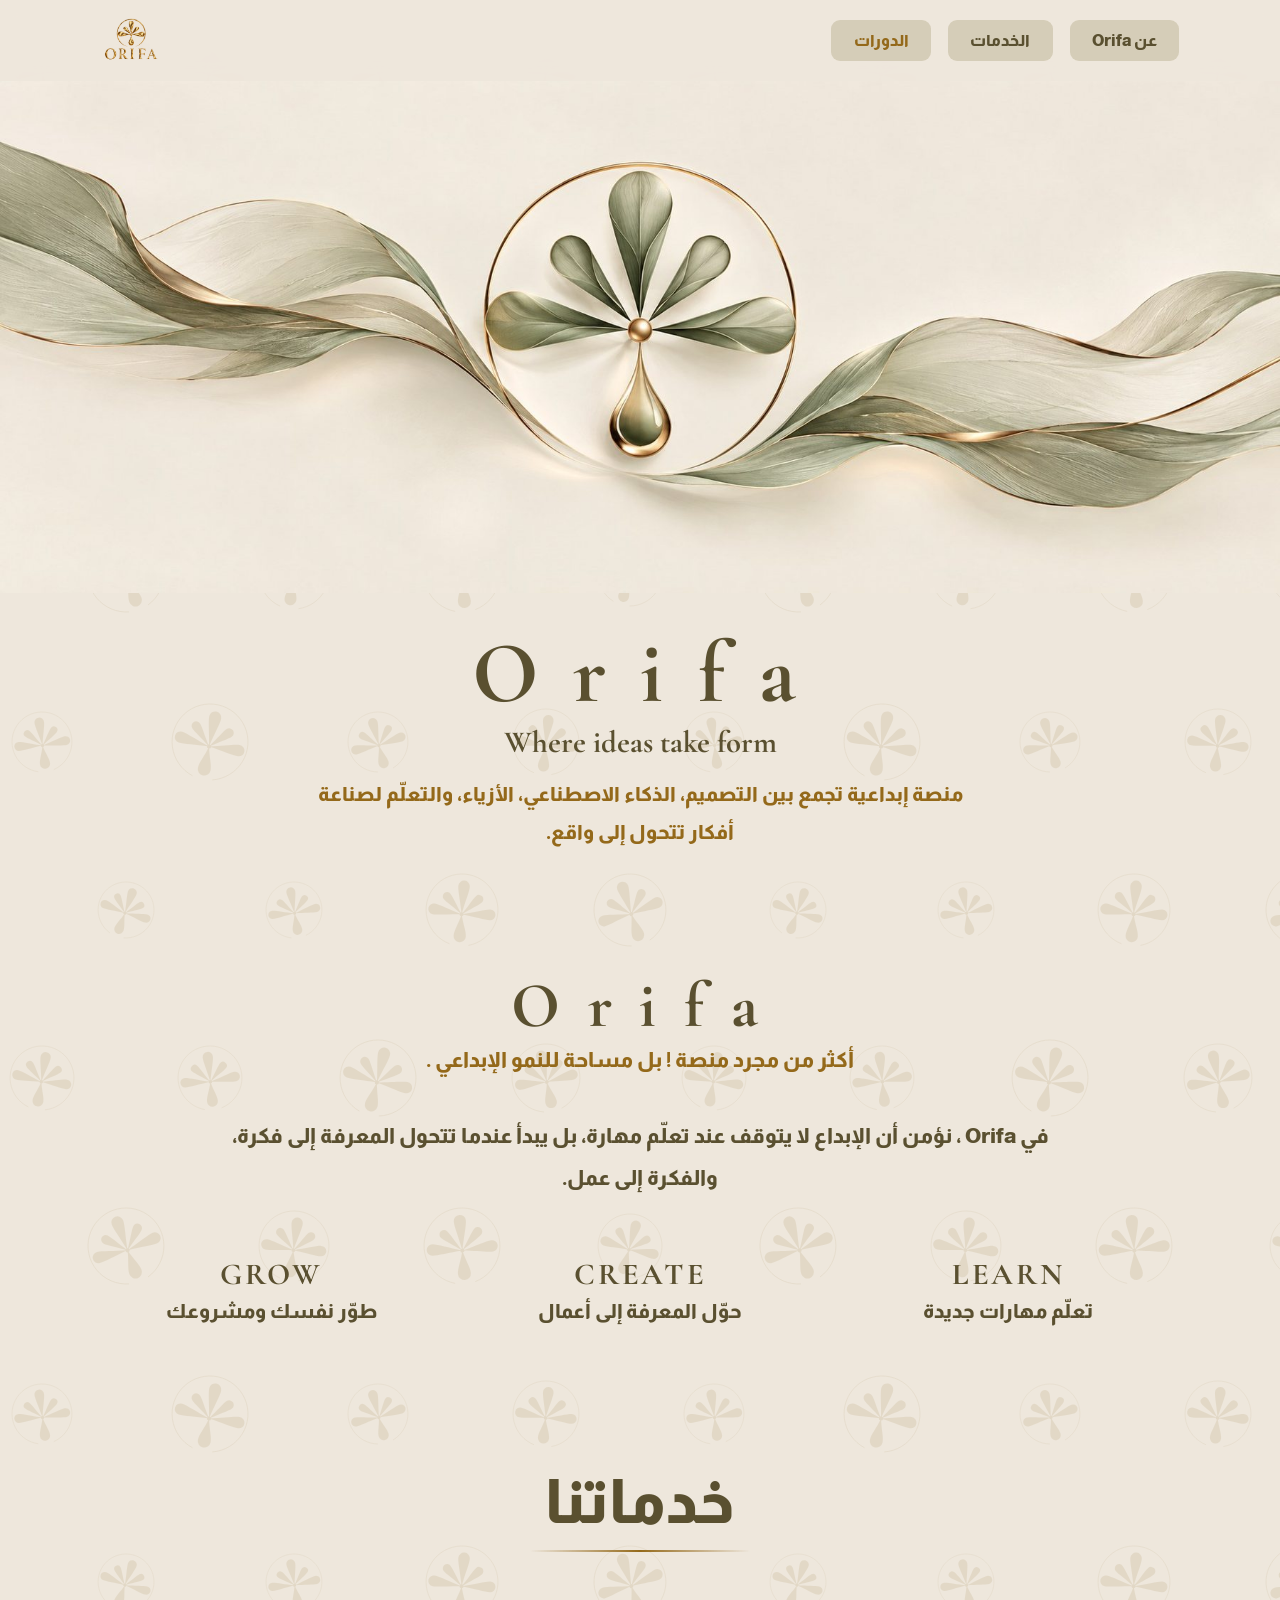
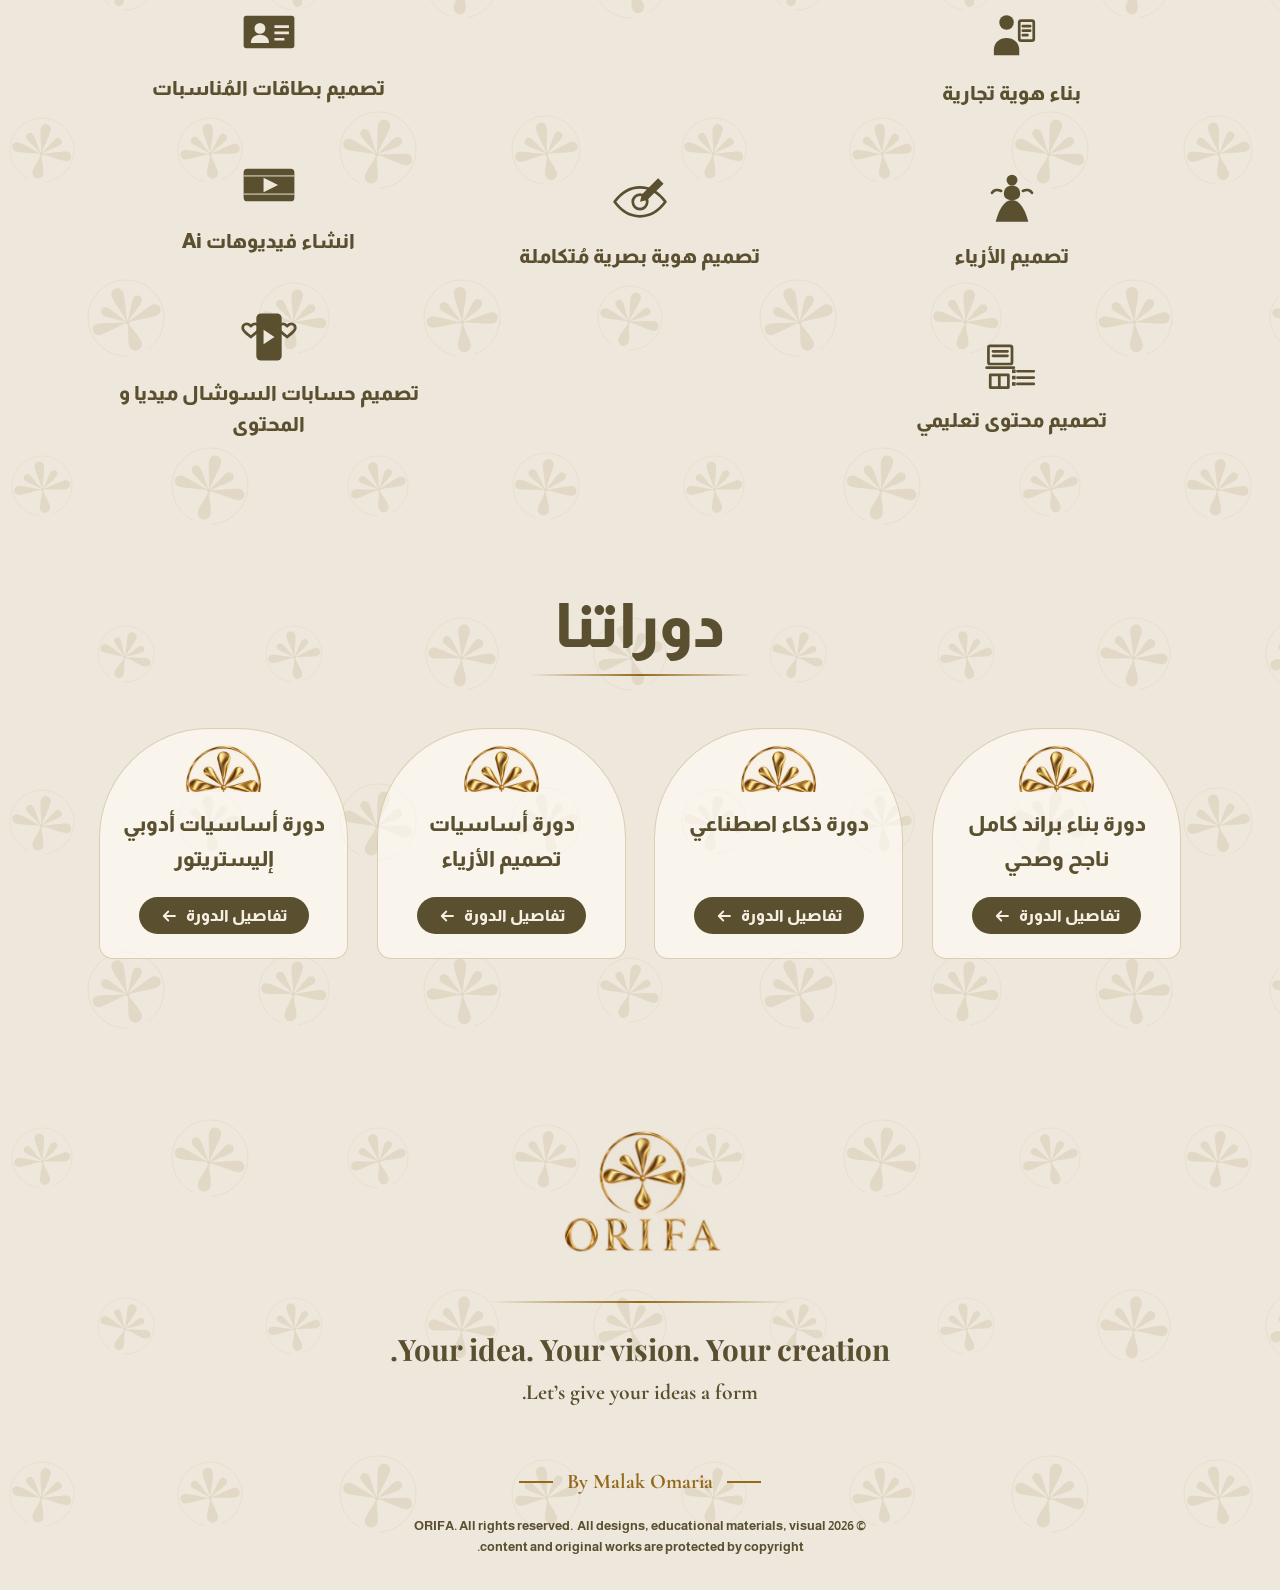
<file: index.html>
<!DOCTYPE html>
<html lang="ar" dir="rtl">
<head>
<meta charset="UTF-8">
<meta name="viewport" content="width=device-width, initial-scale=1">
<title>O r i f a</title>
<meta name="description" content="Orifa — منصة إبداعية تجمع بين التصميم، الذكاء الاصطناعي، الأزياء، والتعلّم لصناعة أفكار تتحول إلى واقع.">
<meta property="og:title" content="O r i f a">
<meta property="og:description" content="Where ideas take form">
<meta property="og:image" content="assets/hero-banner.jpg">
<link rel="icon" href="assets/logo-orifa.png">
<link rel="preconnect" href="https://fonts.googleapis.com">
<link rel="preconnect" href="https://fonts.gstatic.com" crossorigin>
<link href="https://fonts.googleapis.com/css2?family=Cormorant+Garamond:wght@500;600;700&family=Playfair+Display:wght@700&family=Almarai:wght@400;700;800&display=swap" rel="stylesheet">
<link rel="stylesheet" href="style.css">
</head>
<body>

<header class="site-header" id="siteHeader">
  <div class="nav-inner">
    <a href="index.html#hero" class="brand" aria-label="Orifa">
      <img src="assets/logo-orifa.png" alt="Orifa" class="brand-logo">
    </a>
    <button class="nav-toggle" id="navToggle" aria-label="القائمة" aria-expanded="false" aria-controls="navMenu">
      <span></span><span></span><span></span>
    </button>
    <nav class="nav" id="navMenu">
      <ul>
        <li><a href="#about" class="pill">عن Orifa</a></li>
        <li><a href="#services" class="pill">الخدمات</a></li>
        <li><a href="#courses" class="pill">الدورات</a></li>
      </ul>
    </nav>
  </div>
</header>

<!-- ==================== HERO ==================== -->
<section class="hero" id="hero">
  <figure class="hero-banner reveal" data-reveal="fade">
    <img src="assets/hero-banner.jpg" alt="رمز Orifa محاطًا بأوراق منسابة">
  </figure>
  <div class="shell">
    <div class="hero-text">
      <h1 class="hero-title reveal" data-reveal="up" data-delay="1">O&#8202;r&#8202;i&#8202;f&#8202;a</h1>
      <p class="hero-tagline reveal" data-reveal="up" data-delay="2">Where ideas take form</p>
      <p class="hero-ar reveal" data-reveal="up" data-delay="3">منصة إبداعية تجمع بين التصميم، الذكاء الاصطناعي، الأزياء، والتعلّم لصناعة أفكار تتحول إلى واقع.</p>
    </div>
  </div>
</section>

<!-- ==================== ABOUT ==================== -->
<section class="about" id="about">
  <div class="shell">
    <div class="about-head reveal" data-reveal="up">
      <span class="about-title">O&#8202;r&#8202;i&#8202;f&#8202;a</span>
      <span class="about-sub">أكثر من مجرد منصة ! بل مساحة للنمو الإبداعي .</span>
    </div>

    <p class="about-lead reveal" data-reveal="up">في Orifa ، نؤمن أن الإبداع لا يتوقف عند تعلّم مهارة، بل يبدأ عندما تتحول المعرفة إلى فكرة، والفكرة إلى عمل.</p>

    <div class="pillars">
      <div class="pillar reveal" data-reveal="up" data-delay="1"><h3>LEARN</h3><p>تعلّم مهارات جديدة</p></div>
      <div class="pillar reveal" data-reveal="up" data-delay="2"><h3>CREATE</h3><p>حوّل المعرفة إلى أعمال</p></div>
      <div class="pillar reveal" data-reveal="up" data-delay="3"><h3>GROW</h3><p>طوّر نفسك ومشروعك</p></div>
    </div>
  </div>
</section>

<!-- ==================== SERVICES ==================== -->
<section class="services" id="services">
  <div class="shell">
    <h2 class="display-title reveal" data-reveal="up">خدماتنا</h2>

    <div class="services-grid">
      <!-- right column -->
      <div class="svc-col svc-col-a">
        <article class="svc reveal" data-reveal="up" data-delay="1">
          <span class="svc-icon">
            <svg viewBox="0 0 64 64" aria-hidden="true"><circle cx="26" cy="16" r="8"/><path d="M12 46c0-8 6.5-13 14-13s14 5 14 13v6H12z"/><rect class="ln" x="40" y="14" width="16" height="22" rx="2"/><path class="ln" d="M44 20h8M44 25h8M44 30h5"/></svg>
          </span>
          <h3>بناء هوية تجارية</h3>
        </article>

        <article class="svc reveal" data-reveal="up" data-delay="2">
          <span class="svc-icon">
            <svg viewBox="0 0 64 64" aria-hidden="true"><circle cx="32" cy="10" r="6"/><path d="M32 16c6 0 9 4 9 9 0 5-4 7-9 7s-9-2-9-7c0-5 3-9 9-9z"/><path d="M32 32c9 0 15 12 18 24H14c3-12 9-24 18-24z"/><path class="ln" d="M20 22c-4-2-8-1-10 2M44 22c4-2 8-1 10 2"/></svg>
          </span>
          <h3>تصميم الأزياء</h3>
        </article>

        <article class="svc reveal" data-reveal="up" data-delay="3">
          <span class="svc-icon">
            <svg viewBox="0 0 64 64" aria-hidden="true"><rect class="ln" x="6" y="12" width="26" height="20" rx="2"/><path class="ln" d="M4 36h30M11 18h16M11 23h16"/><path class="ln" d="M8 44h20v14H8zM18 44v14"/><path class="ln" d="M38 40h18M38 47h18M38 54h18"/><rect x="32" y="38" width="4" height="4"/><rect x="32" y="45" width="4" height="4"/><rect x="32" y="52" width="4" height="4"/></svg>
          </span>
          <h3>تصميم محتوى تعليمي</h3>
        </article>
      </div>

      <!-- center -->
      <div class="svc-col svc-col-b">
        <article class="svc reveal" data-reveal="up" data-delay="2">
          <span class="svc-icon">
            <svg viewBox="0 0 64 64" aria-hidden="true"><path class="ln" d="M4 34c8-11 18-16 28-16s20 5 28 16c-8 11-18 16-28 16S12 45 4 34z"/><circle class="ln" cx="32" cy="34" r="8"/><path d="M52 8l6 6-18 18-8 2 2-8z"/></svg>
          </span>
          <h3>تصميم هوية بصرية مُتكاملة</h3>
        </article>
      </div>

      <!-- left column -->
      <div class="svc-col svc-col-c">
        <article class="svc reveal" data-reveal="up" data-delay="1">
          <span class="svc-icon">
            <svg viewBox="0 0 64 64" aria-hidden="true"><rect x="4" y="14" width="56" height="36" rx="3"/><circle cx="22" cy="28" r="6" fill="#EEE7DA"/><path d="M12 44c0-6 4.5-9 10-9s10 3 10 9z" fill="#EEE7DA"/><path d="M38 26h16M38 33h16M38 40h11" stroke="#EEE7DA" stroke-width="3"/></svg>
          </span>
          <h3>تصميم بطاقات المُناسبات</h3>
        </article>

        <article class="svc reveal" data-reveal="up" data-delay="2">
          <span class="svc-icon">
            <svg viewBox="0 0 64 64" aria-hidden="true"><rect x="4" y="14" width="56" height="36" rx="4"/><path d="M26 24l16 8-16 8z" fill="#EEE7DA"/><path d="M4 22h56M4 42h56" stroke="#EEE7DA" stroke-width="2" opacity=".55"/></svg>
          </span>
          <h3>انشاء فيديوهات Ai</h3>
        </article>

        <article class="svc reveal" data-reveal="up" data-delay="3">
          <span class="svc-icon">
            <svg viewBox="0 0 64 64" aria-hidden="true"><rect x="18" y="6" width="28" height="52" rx="5"/><path d="M26 24l12 8-12 8z" fill="#EEE7DA"/><path class="ln" d="M12 20c-3-4-9-3-9 2 0 4 6 7 9 10 3-3 9-6 9-10 0-5-6-6-9-2z"/><path class="ln" d="M52 20c-3-4-9-3-9 2 0 4 6 7 9 10 3-3 9-6 9-10 0-5-6-6-9-2z"/></svg>
          </span>
          <h3>تصميم حسابات السوشال ميديا و المحتوى</h3>
        </article>
      </div>
    </div>
  </div>
</section>

<!-- ==================== COURSES ==================== -->
<section class="courses" id="courses">
  <div class="shell">
    <h2 class="display-title reveal" data-reveal="up">دوراتنا</h2>
    <div class="courses-grid">
      <article class="course reveal" data-reveal="up" data-delay="1">
        <div class="course-card">
          <img src="assets/ornament.png" alt="" class="course-ornament">
          <h3 class="course-title">دورة بناء براند كامل ناجح وصحي</h3>
          <a href="course-brand.html" class="course-btn" aria-label="تفاصيل دورة بناء براند كامل ناجح وصحي"><span>تفاصيل الدورة</span><svg viewBox="0 0 24 24" aria-hidden="true"><path d="M20 12H5M11 6l-6 6 6 6" fill="none" stroke="currentColor" stroke-width="2.4" stroke-linecap="round" stroke-linejoin="round"/></svg></a>
        </div>
      </article>
      <article class="course reveal" data-reveal="up" data-delay="2">
        <div class="course-card">
          <img src="assets/ornament.png" alt="" class="course-ornament">
          <h3 class="course-title">دورة ذكاء اصطناعي</h3>
          <a href="course-ai.html" class="course-btn" aria-label="تفاصيل دورة ذكاء اصطناعي"><span>تفاصيل الدورة</span><svg viewBox="0 0 24 24" aria-hidden="true"><path d="M20 12H5M11 6l-6 6 6 6" fill="none" stroke="currentColor" stroke-width="2.4" stroke-linecap="round" stroke-linejoin="round"/></svg></a>
        </div>
      </article>
      <article class="course reveal" data-reveal="up" data-delay="3">
        <div class="course-card">
          <img src="assets/ornament.png" alt="" class="course-ornament">
          <h3 class="course-title">دورة أساسيات تصميم الأزياء</h3>
          <a href="course-fashion.html" class="course-btn" aria-label="تفاصيل دورة أساسيات تصميم الأزياء"><span>تفاصيل الدورة</span><svg viewBox="0 0 24 24" aria-hidden="true"><path d="M20 12H5M11 6l-6 6 6 6" fill="none" stroke="currentColor" stroke-width="2.4" stroke-linecap="round" stroke-linejoin="round"/></svg></a>
        </div>
      </article>
      <article class="course reveal" data-reveal="up" data-delay="1">
        <div class="course-card">
          <img src="assets/ornament.png" alt="" class="course-ornament">
          <h3 class="course-title">دورة أساسيات أدوبي إليستريتور</h3>
          <a href="course-illustrator.html" class="course-btn" aria-label="تفاصيل دورة أساسيات أدوبي إليستريتور"><span>تفاصيل الدورة</span><svg viewBox="0 0 24 24" aria-hidden="true"><path d="M20 12H5M11 6l-6 6 6 6" fill="none" stroke="currentColor" stroke-width="2.4" stroke-linecap="round" stroke-linejoin="round"/></svg></a>
        </div>
      </article>
    </div>
  </div>
</section>

<!-- ==================== FOOTER ==================== -->
<footer class="contact" id="contact">
  <div class="shell contact-inner">
    <img src="assets/logo-orifa.png" alt="Orifa" class="contact-logo reveal" data-reveal="fade">
    <span class="contact-rule reveal" data-reveal="fade" data-delay="1"></span>
    <h2 class="contact-headline reveal" data-reveal="up" data-delay="1">Your idea. Your vision. Your creation.</h2>
    <p class="contact-sub reveal" data-reveal="up" data-delay="2">Let&rsquo;s give your ideas a form.</p>
    <p class="contact-byline reveal" data-reveal="fade" data-delay="3"><span>By Malak Omaria</span></p>
    <p class="contact-copy">&copy; 2026 ORIFA. All rights reserved.&nbsp; All designs, educational materials, visual content and original works are protected by copyright.</p>
  </div>
</footer>

<script src="script.js"></script>
</body>
</html>
</file>
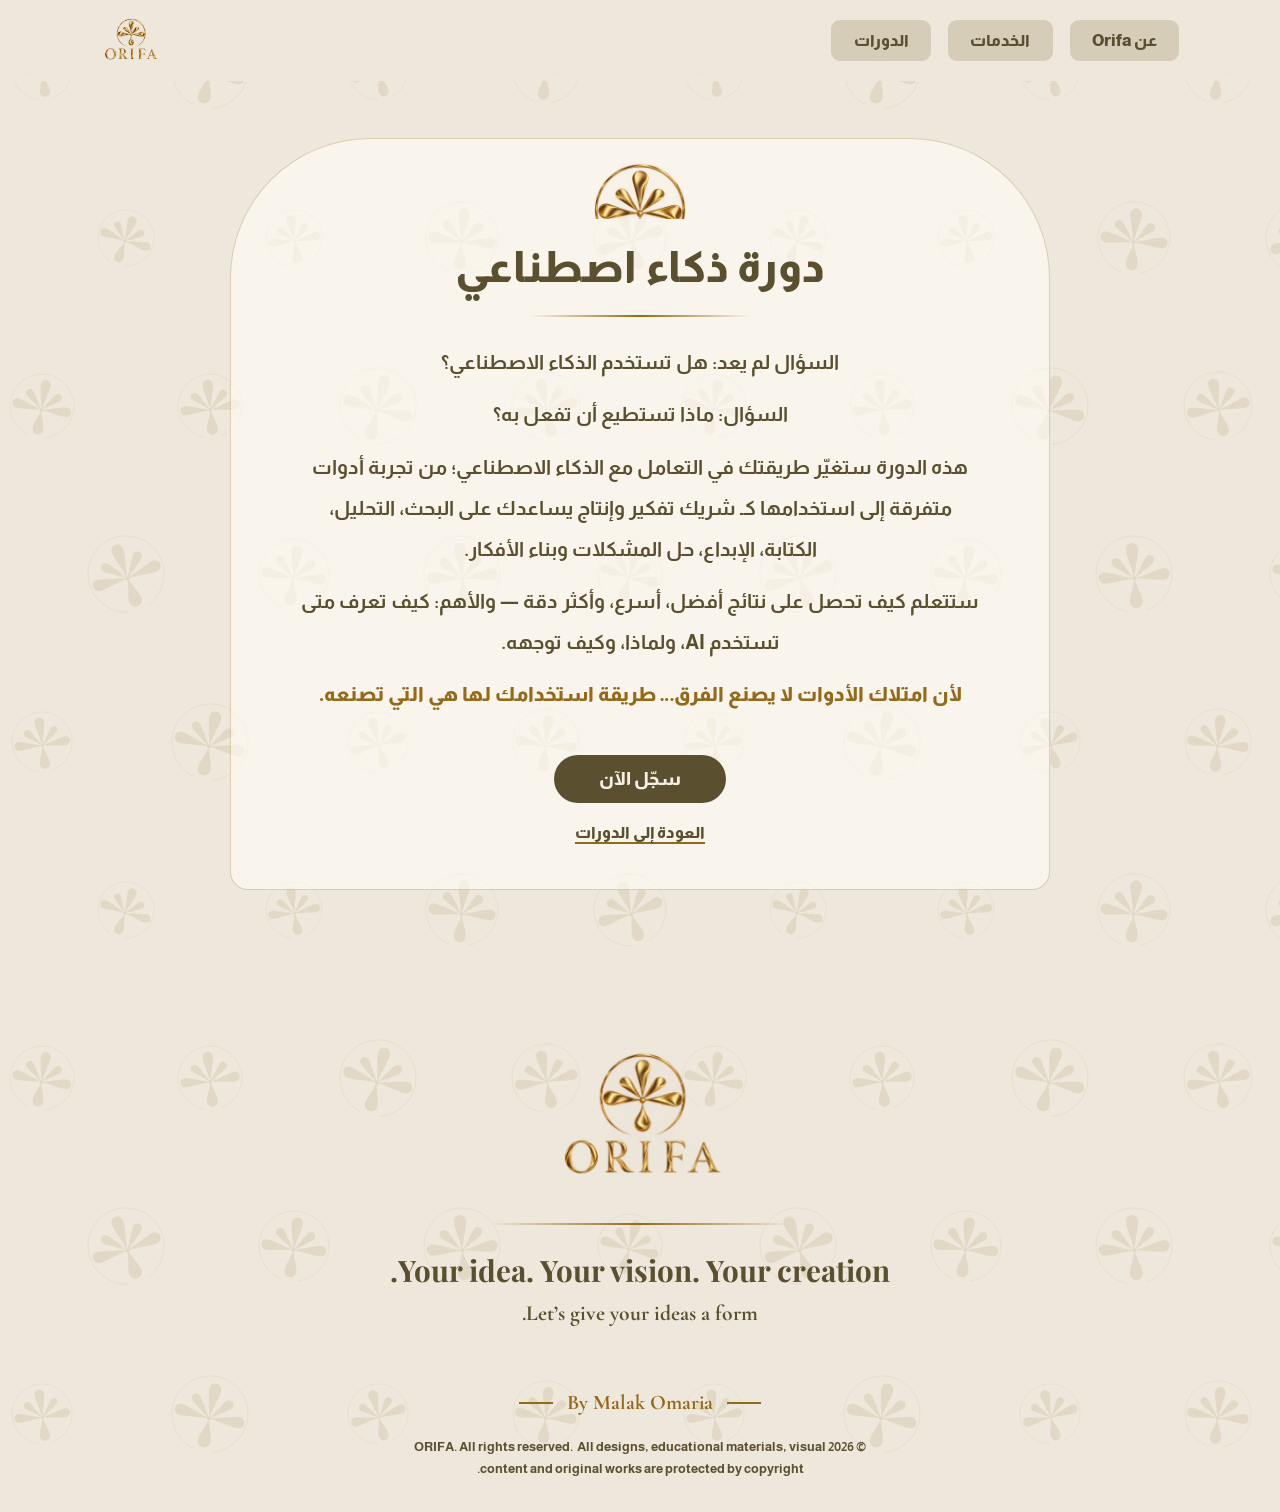
<file: course-ai.html>
<!DOCTYPE html>
<html lang="ar" dir="rtl">
<head>
<meta charset="UTF-8">
<meta name="viewport" content="width=device-width, initial-scale=1">
<title>دورة ذكاء اصطناعي — Orifa</title>
<meta name="description" content="Orifa — منصة إبداعية تجمع بين التصميم، الذكاء الاصطناعي، الأزياء، والتعلّم لصناعة أفكار تتحول إلى واقع.">
<meta property="og:title" content="دورة ذكاء اصطناعي — Orifa">
<meta property="og:description" content="Where ideas take form">
<meta property="og:image" content="assets/hero-banner.jpg">
<link rel="icon" href="assets/logo-orifa.png">
<link rel="preconnect" href="https://fonts.googleapis.com">
<link rel="preconnect" href="https://fonts.gstatic.com" crossorigin>
<link href="https://fonts.googleapis.com/css2?family=Cormorant+Garamond:wght@500;600;700&family=Playfair+Display:wght@700&family=Almarai:wght@400;700;800&display=swap" rel="stylesheet">
<link rel="stylesheet" href="style.css">
</head>
<body>

<header class="site-header" id="siteHeader">
  <div class="nav-inner">
    <a href="index.html#hero" class="brand" aria-label="Orifa">
      <img src="assets/logo-orifa.png" alt="Orifa" class="brand-logo">
    </a>
    <button class="nav-toggle" id="navToggle" aria-label="القائمة" aria-expanded="false" aria-controls="navMenu">
      <span></span><span></span><span></span>
    </button>
    <nav class="nav" id="navMenu">
      <ul>
        <li><a href="index.html#about" class="pill">عن Orifa</a></li>
        <li><a href="index.html#services" class="pill">الخدمات</a></li>
        <li><a href="index.html#courses" class="pill">الدورات</a></li>
      </ul>
    </nav>
  </div>
</header>

<main class="course-detail">
  <div class="shell">
    <article class="cd-card">
      <img src="assets/ornament.png" alt="" class="cd-ornament">
      <h1 class="cd-title">دورة ذكاء اصطناعي</h1>
      <span class="cd-rule"></span>
      <div class="cd-body">
        <p>السؤال لم يعد: هل تستخدم الذكاء الاصطناعي؟</p>
        <p>السؤال: ماذا تستطيع أن تفعل به؟</p>
        <p>هذه الدورة ستغيّر طريقتك في التعامل مع الذكاء الاصطناعي؛ من تجربة أدوات متفرقة إلى استخدامها كـ شريك تفكير وإنتاج يساعدك على البحث، التحليل، الكتابة، الإبداع، حل المشكلات وبناء الأفكار.</p>
        <p>ستتعلم كيف تحصل على نتائج أفضل، أسرع، وأكثر دقة — والأهم: كيف تعرف متى تستخدم AI، ولماذا، وكيف توجهه.</p>
        <p class="cd-closing">لأن امتلاك الأدوات لا يصنع الفرق… طريقة استخدامك لها هي التي تصنعه.</p>
      </div>
      <a href="https://docs.google.com/forms/d/e/1FAIpQLSd9KF2QDdxMgtG4b88ynbZ7R0aL4TaF2eHy8RZ2YjizJ02j8w/viewform" class="cd-register" target="_blank" rel="noopener">سجّل الآن</a>
      <a href="index.html#courses" class="cd-back">العودة إلى الدورات</a>
    </article>
  </div>
</main>

<footer class="contact" id="contact">
  <div class="shell contact-inner">
    <img src="assets/logo-orifa.png" alt="Orifa" class="contact-logo reveal" data-reveal="fade">
    <span class="contact-rule reveal" data-reveal="fade" data-delay="1"></span>
    <h2 class="contact-headline reveal" data-reveal="up" data-delay="1">Your idea. Your vision. Your creation.</h2>
    <p class="contact-sub reveal" data-reveal="up" data-delay="2">Let&rsquo;s give your ideas a form.</p>
    <p class="contact-byline reveal" data-reveal="fade" data-delay="3"><span>By Malak Omaria</span></p>
    <p class="contact-copy">&copy; 2026 ORIFA. All rights reserved.&nbsp; All designs, educational materials, visual content and original works are protected by copyright.</p>
  </div>
</footer>

<script src="script.js"></script>
</body>
</html>
</file>
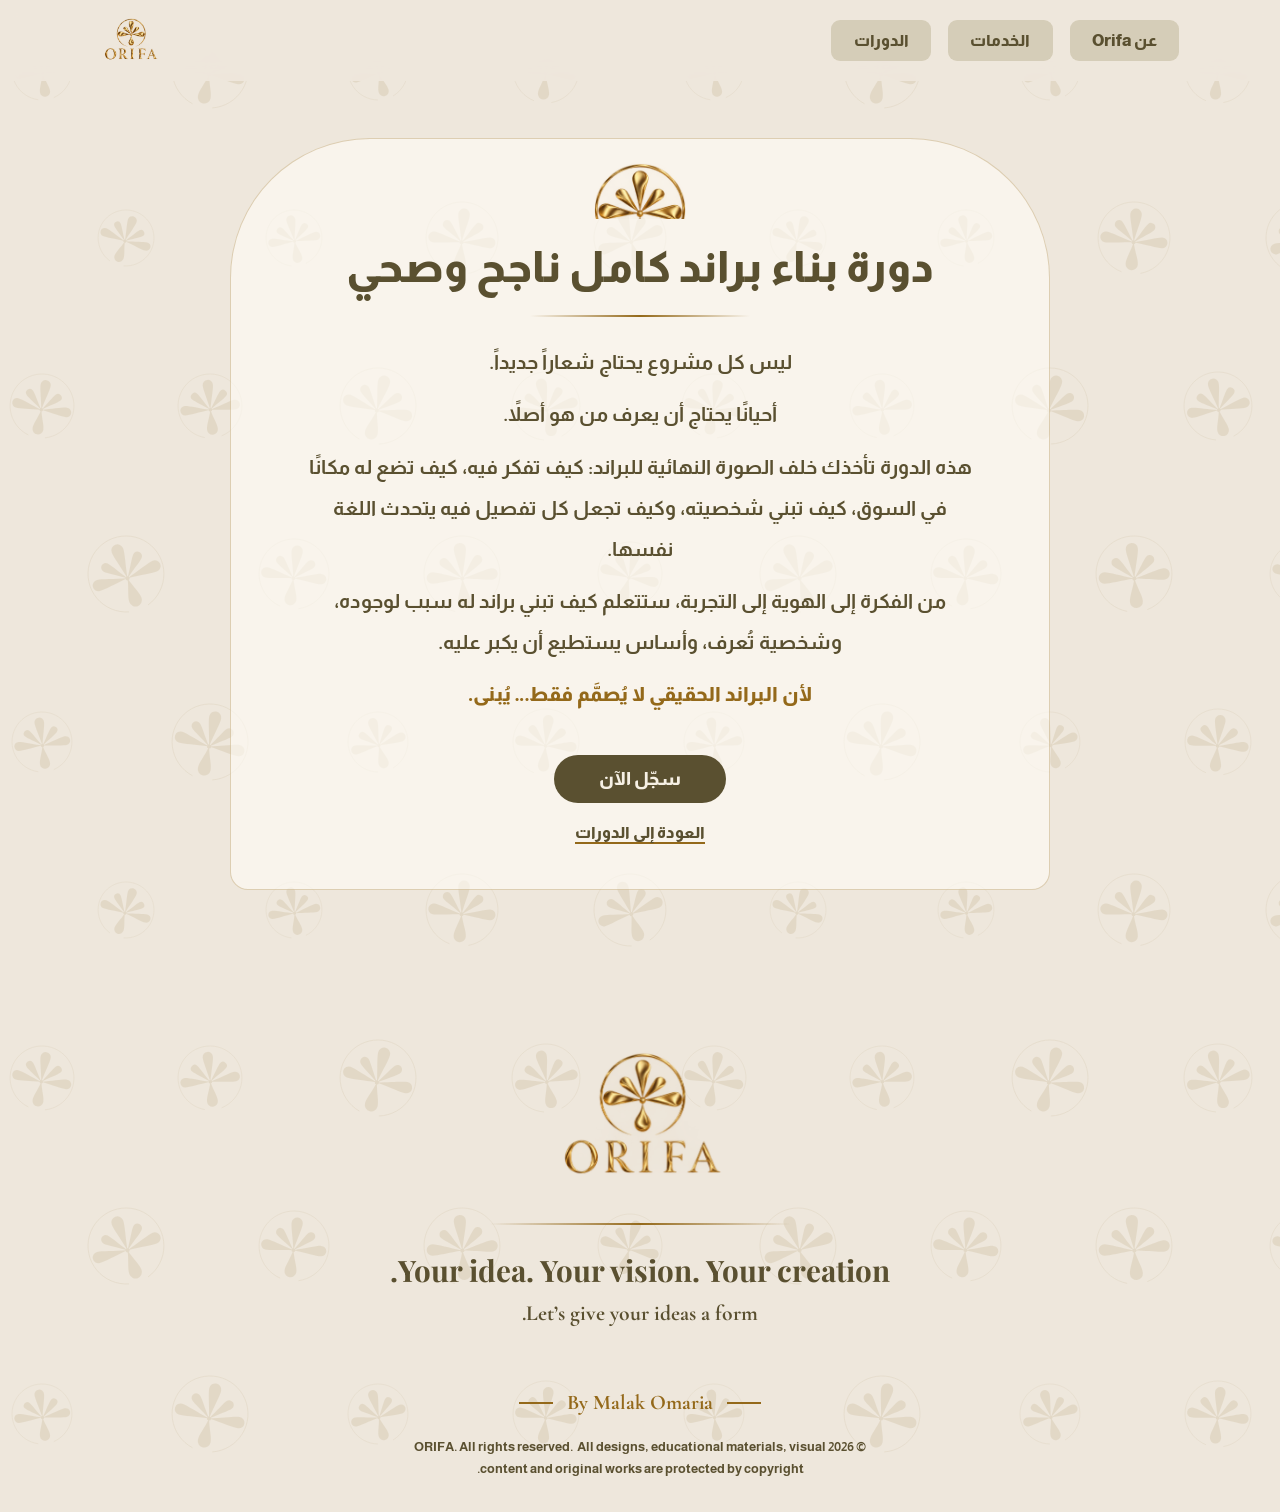
<file: course-brand.html>
<!DOCTYPE html>
<html lang="ar" dir="rtl">
<head>
<meta charset="UTF-8">
<meta name="viewport" content="width=device-width, initial-scale=1">
<title>دورة بناء براند كامل ناجح وصحي — Orifa</title>
<meta name="description" content="Orifa — منصة إبداعية تجمع بين التصميم، الذكاء الاصطناعي، الأزياء، والتعلّم لصناعة أفكار تتحول إلى واقع.">
<meta property="og:title" content="دورة بناء براند كامل ناجح وصحي — Orifa">
<meta property="og:description" content="Where ideas take form">
<meta property="og:image" content="assets/hero-banner.jpg">
<link rel="icon" href="assets/logo-orifa.png">
<link rel="preconnect" href="https://fonts.googleapis.com">
<link rel="preconnect" href="https://fonts.gstatic.com" crossorigin>
<link href="https://fonts.googleapis.com/css2?family=Cormorant+Garamond:wght@500;600;700&family=Playfair+Display:wght@700&family=Almarai:wght@400;700;800&display=swap" rel="stylesheet">
<link rel="stylesheet" href="style.css">
</head>
<body>

<header class="site-header" id="siteHeader">
  <div class="nav-inner">
    <a href="index.html#hero" class="brand" aria-label="Orifa">
      <img src="assets/logo-orifa.png" alt="Orifa" class="brand-logo">
    </a>
    <button class="nav-toggle" id="navToggle" aria-label="القائمة" aria-expanded="false" aria-controls="navMenu">
      <span></span><span></span><span></span>
    </button>
    <nav class="nav" id="navMenu">
      <ul>
        <li><a href="index.html#about" class="pill">عن Orifa</a></li>
        <li><a href="index.html#services" class="pill">الخدمات</a></li>
        <li><a href="index.html#courses" class="pill">الدورات</a></li>
      </ul>
    </nav>
  </div>
</header>

<main class="course-detail">
  <div class="shell">
    <article class="cd-card">
      <img src="assets/ornament.png" alt="" class="cd-ornament">
      <h1 class="cd-title">دورة بناء براند كامل ناجح وصحي</h1>
      <span class="cd-rule"></span>
      <div class="cd-body">
        <p>ليس كل مشروع يحتاج شعاراً جديداً.</p>
        <p>أحيانًا يحتاج أن يعرف من هو أصلاً.</p>
        <p>هذه الدورة تأخذك خلف الصورة النهائية للبراند: كيف تفكر فيه، كيف تضع له مكانًا في السوق، كيف تبني شخصيته، وكيف تجعل كل تفصيل فيه يتحدث اللغة نفسها.</p>
        <p>من الفكرة إلى الهوية إلى التجربة، ستتعلم كيف تبني براند له سبب لوجوده، وشخصية تُعرف، وأساس يستطيع أن يكبر عليه.</p>
        <p class="cd-closing">لأن البراند الحقيقي لا يُصمَّم فقط… يُبنى.</p>
      </div>
      <a href="https://docs.google.com/forms/d/e/1FAIpQLSd9KF2QDdxMgtG4b88ynbZ7R0aL4TaF2eHy8RZ2YjizJ02j8w/viewform" class="cd-register" target="_blank" rel="noopener">سجّل الآن</a>
      <a href="index.html#courses" class="cd-back">العودة إلى الدورات</a>
    </article>
  </div>
</main>

<footer class="contact" id="contact">
  <div class="shell contact-inner">
    <img src="assets/logo-orifa.png" alt="Orifa" class="contact-logo reveal" data-reveal="fade">
    <span class="contact-rule reveal" data-reveal="fade" data-delay="1"></span>
    <h2 class="contact-headline reveal" data-reveal="up" data-delay="1">Your idea. Your vision. Your creation.</h2>
    <p class="contact-sub reveal" data-reveal="up" data-delay="2">Let&rsquo;s give your ideas a form.</p>
    <p class="contact-byline reveal" data-reveal="fade" data-delay="3"><span>By Malak Omaria</span></p>
    <p class="contact-copy">&copy; 2026 ORIFA. All rights reserved.&nbsp; All designs, educational materials, visual content and original works are protected by copyright.</p>
  </div>
</footer>

<script src="script.js"></script>
</body>
</html>
</file>
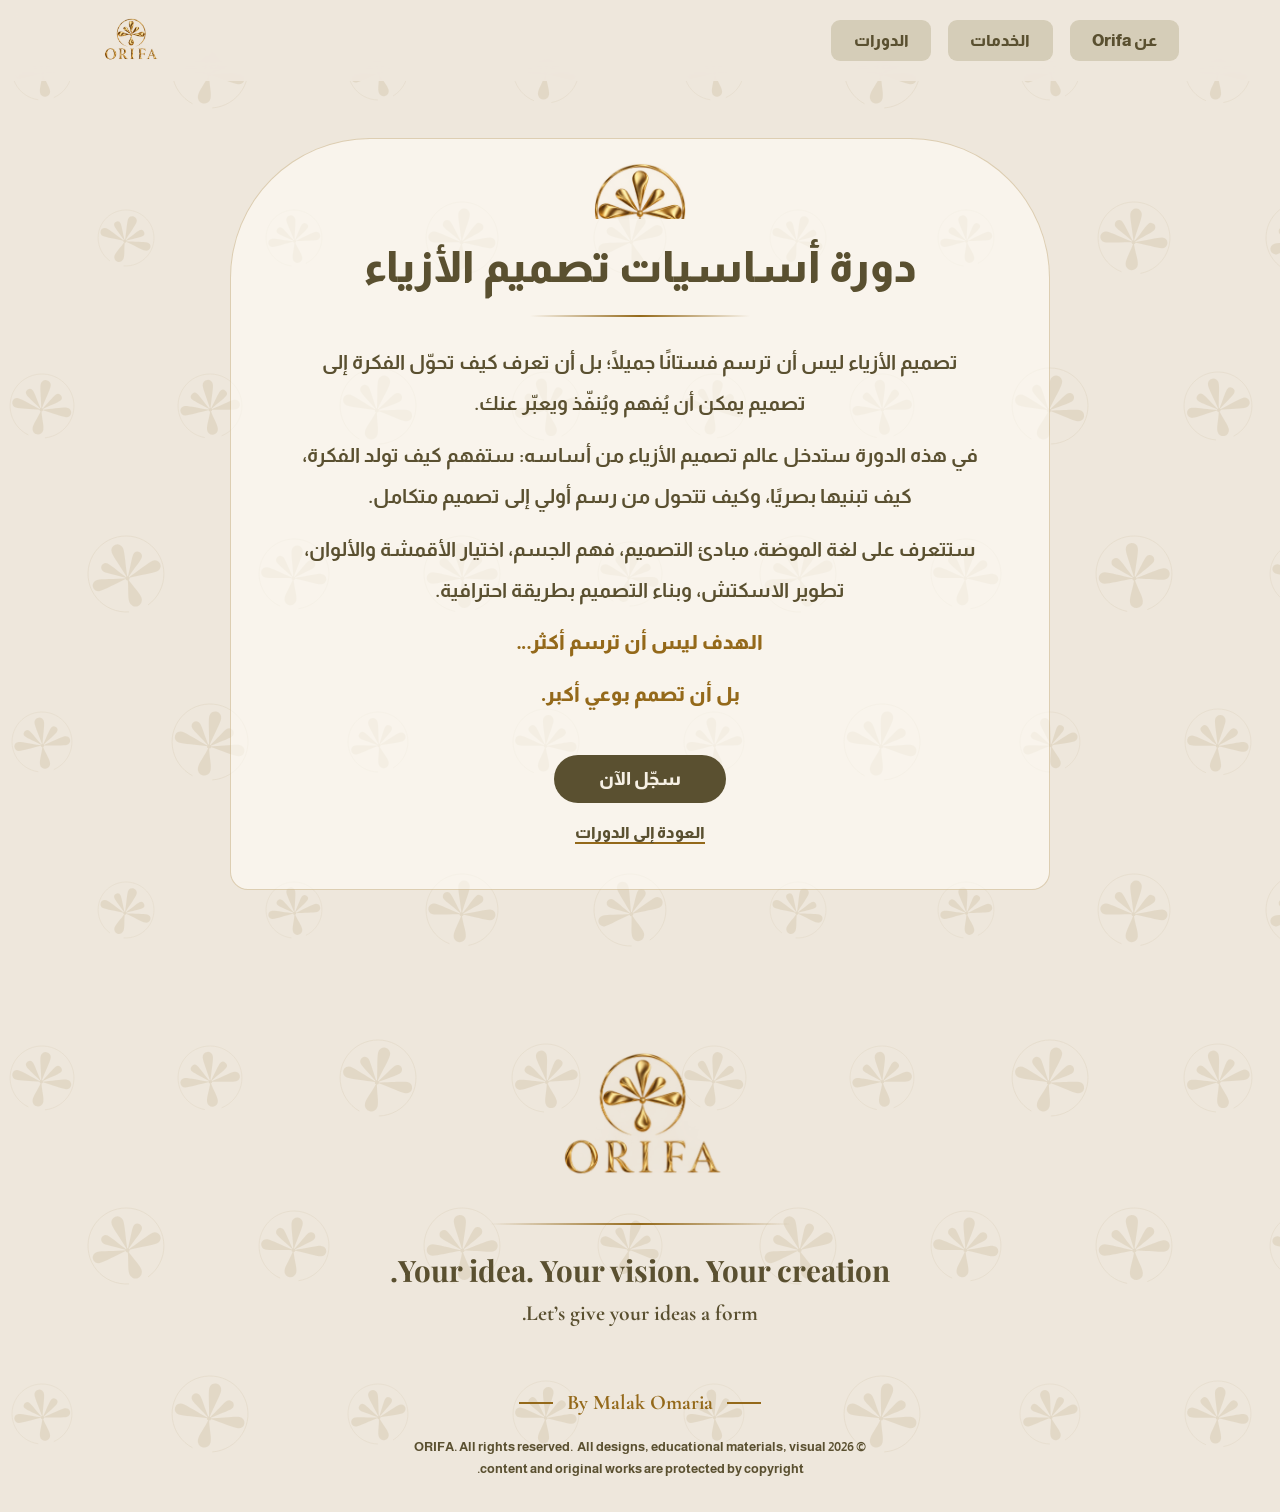
<file: course-fashion.html>
<!DOCTYPE html>
<html lang="ar" dir="rtl">
<head>
<meta charset="UTF-8">
<meta name="viewport" content="width=device-width, initial-scale=1">
<title>دورة أساسيات تصميم الأزياء — Orifa</title>
<meta name="description" content="Orifa — منصة إبداعية تجمع بين التصميم، الذكاء الاصطناعي، الأزياء، والتعلّم لصناعة أفكار تتحول إلى واقع.">
<meta property="og:title" content="دورة أساسيات تصميم الأزياء — Orifa">
<meta property="og:description" content="Where ideas take form">
<meta property="og:image" content="assets/hero-banner.jpg">
<link rel="icon" href="assets/logo-orifa.png">
<link rel="preconnect" href="https://fonts.googleapis.com">
<link rel="preconnect" href="https://fonts.gstatic.com" crossorigin>
<link href="https://fonts.googleapis.com/css2?family=Cormorant+Garamond:wght@500;600;700&family=Playfair+Display:wght@700&family=Almarai:wght@400;700;800&display=swap" rel="stylesheet">
<link rel="stylesheet" href="style.css">
</head>
<body>

<header class="site-header" id="siteHeader">
  <div class="nav-inner">
    <a href="index.html#hero" class="brand" aria-label="Orifa">
      <img src="assets/logo-orifa.png" alt="Orifa" class="brand-logo">
    </a>
    <button class="nav-toggle" id="navToggle" aria-label="القائمة" aria-expanded="false" aria-controls="navMenu">
      <span></span><span></span><span></span>
    </button>
    <nav class="nav" id="navMenu">
      <ul>
        <li><a href="index.html#about" class="pill">عن Orifa</a></li>
        <li><a href="index.html#services" class="pill">الخدمات</a></li>
        <li><a href="index.html#courses" class="pill">الدورات</a></li>
      </ul>
    </nav>
  </div>
</header>

<main class="course-detail">
  <div class="shell">
    <article class="cd-card">
      <img src="assets/ornament.png" alt="" class="cd-ornament">
      <h1 class="cd-title">دورة أساسيات تصميم الأزياء</h1>
      <span class="cd-rule"></span>
      <div class="cd-body">
        <p>تصميم الأزياء ليس أن ترسم فستانًا جميلًا؛ بل أن تعرف كيف تحوّل الفكرة إلى تصميم يمكن أن يُفهم ويُنفّذ ويعبّر عنك.</p>
        <p>في هذه الدورة ستدخل عالم تصميم الأزياء من أساسه: ستفهم كيف تولد الفكرة، كيف تبنيها بصريًا، وكيف تتحول من رسم أولي إلى تصميم متكامل.</p>
        <p>ستتعرف على لغة الموضة، مبادئ التصميم، فهم الجسم، اختيار الأقمشة والألوان، تطوير الاسكتش، وبناء التصميم بطريقة احترافية.</p>
        <p class="cd-closing">الهدف ليس أن ترسم أكثر…</p>
        <p class="cd-closing">بل أن تصمم بوعي أكبر.</p>
      </div>
      <a href="https://docs.google.com/forms/d/e/1FAIpQLSd9KF2QDdxMgtG4b88ynbZ7R0aL4TaF2eHy8RZ2YjizJ02j8w/viewform" class="cd-register" target="_blank" rel="noopener">سجّل الآن</a>
      <a href="index.html#courses" class="cd-back">العودة إلى الدورات</a>
    </article>
  </div>
</main>

<footer class="contact" id="contact">
  <div class="shell contact-inner">
    <img src="assets/logo-orifa.png" alt="Orifa" class="contact-logo reveal" data-reveal="fade">
    <span class="contact-rule reveal" data-reveal="fade" data-delay="1"></span>
    <h2 class="contact-headline reveal" data-reveal="up" data-delay="1">Your idea. Your vision. Your creation.</h2>
    <p class="contact-sub reveal" data-reveal="up" data-delay="2">Let&rsquo;s give your ideas a form.</p>
    <p class="contact-byline reveal" data-reveal="fade" data-delay="3"><span>By Malak Omaria</span></p>
    <p class="contact-copy">&copy; 2026 ORIFA. All rights reserved.&nbsp; All designs, educational materials, visual content and original works are protected by copyright.</p>
  </div>
</footer>

<script src="script.js"></script>
</body>
</html>
</file>
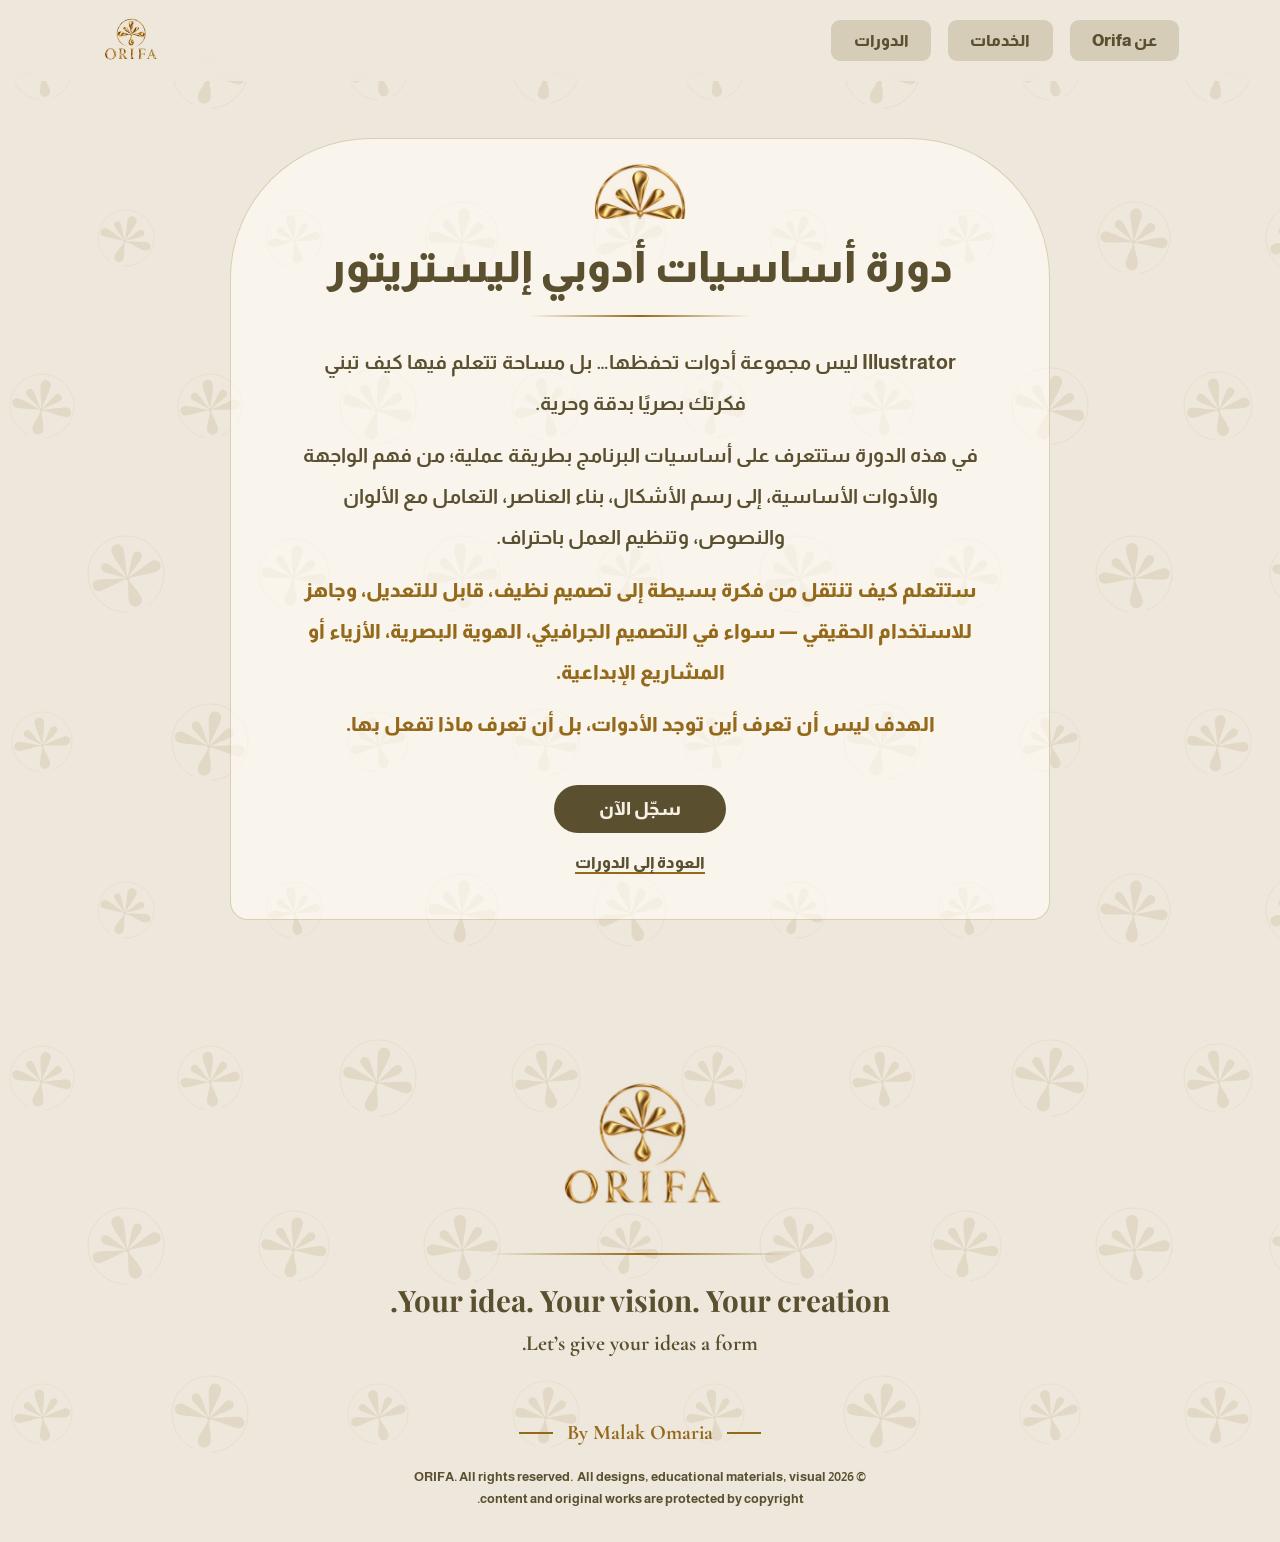
<file: course-illustrator.html>
<!DOCTYPE html>
<html lang="ar" dir="rtl">
<head>
<meta charset="UTF-8">
<meta name="viewport" content="width=device-width, initial-scale=1">
<title>دورة أساسيات أدوبي إليستريتور — Orifa</title>
<meta name="description" content="Orifa — منصة إبداعية تجمع بين التصميم، الذكاء الاصطناعي، الأزياء، والتعلّم لصناعة أفكار تتحول إلى واقع.">
<meta property="og:title" content="دورة أساسيات أدوبي إليستريتور — Orifa">
<meta property="og:description" content="Where ideas take form">
<meta property="og:image" content="assets/hero-banner.jpg">
<link rel="icon" href="assets/logo-orifa.png">
<link rel="preconnect" href="https://fonts.googleapis.com">
<link rel="preconnect" href="https://fonts.gstatic.com" crossorigin>
<link href="https://fonts.googleapis.com/css2?family=Cormorant+Garamond:wght@500;600;700&family=Playfair+Display:wght@700&family=Almarai:wght@400;700;800&display=swap" rel="stylesheet">
<link rel="stylesheet" href="style.css">
</head>
<body>

<header class="site-header" id="siteHeader">
  <div class="nav-inner">
    <a href="index.html#hero" class="brand" aria-label="Orifa">
      <img src="assets/logo-orifa.png" alt="Orifa" class="brand-logo">
    </a>
    <button class="nav-toggle" id="navToggle" aria-label="القائمة" aria-expanded="false" aria-controls="navMenu">
      <span></span><span></span><span></span>
    </button>
    <nav class="nav" id="navMenu">
      <ul>
        <li><a href="index.html#about" class="pill">عن Orifa</a></li>
        <li><a href="index.html#services" class="pill">الخدمات</a></li>
        <li><a href="index.html#courses" class="pill">الدورات</a></li>
      </ul>
    </nav>
  </div>
</header>

<main class="course-detail">
  <div class="shell">
    <article class="cd-card">
      <img src="assets/ornament.png" alt="" class="cd-ornament">
      <h1 class="cd-title">دورة أساسيات أدوبي إليستريتور</h1>
      <span class="cd-rule"></span>
      <div class="cd-body">
        <p>Illustrator ليس مجموعة أدوات تحفظها… بل مساحة تتعلم فيها كيف تبني فكرتك بصريًا بدقة وحرية.</p>
        <p>في هذه الدورة ستتعرف على أساسيات البرنامج بطريقة عملية؛ من فهم الواجهة والأدوات الأساسية، إلى رسم الأشكال، بناء العناصر، التعامل مع الألوان والنصوص، وتنظيم العمل باحتراف.</p>
        <p class="cd-closing">ستتعلم كيف تنتقل من فكرة بسيطة إلى تصميم نظيف، قابل للتعديل، وجاهز للاستخدام الحقيقي — سواء في التصميم الجرافيكي، الهوية البصرية، الأزياء أو المشاريع الإبداعية.</p>
        <p class="cd-closing">الهدف ليس أن تعرف أين توجد الأدوات، بل أن تعرف ماذا تفعل بها.</p>
      </div>
      <a href="https://docs.google.com/forms/d/e/1FAIpQLSd9KF2QDdxMgtG4b88ynbZ7R0aL4TaF2eHy8RZ2YjizJ02j8w/viewform" class="cd-register" target="_blank" rel="noopener">سجّل الآن</a>
      <a href="index.html#courses" class="cd-back">العودة إلى الدورات</a>
    </article>
  </div>
</main>

<footer class="contact" id="contact">
  <div class="shell contact-inner">
    <img src="assets/logo-orifa.png" alt="Orifa" class="contact-logo reveal" data-reveal="fade">
    <span class="contact-rule reveal" data-reveal="fade" data-delay="1"></span>
    <h2 class="contact-headline reveal" data-reveal="up" data-delay="1">Your idea. Your vision. Your creation.</h2>
    <p class="contact-sub reveal" data-reveal="up" data-delay="2">Let&rsquo;s give your ideas a form.</p>
    <p class="contact-byline reveal" data-reveal="fade" data-delay="3"><span>By Malak Omaria</span></p>
    <p class="contact-copy">&copy; 2026 ORIFA. All rights reserved.&nbsp; All designs, educational materials, visual content and original works are protected by copyright.</p>
  </div>
</footer>

<script src="script.js"></script>
</body>
</html>
</file>
<file: style.css>
/* ===========================================================
   ORIFA — site styles
   One shared background for the whole site: the Orifa symbol
   repeated as an SVG mask (see "SITE BACKGROUND" below).
   =========================================================== */

:root{
  /* ---- background pattern controls ---- */
  --bg:             #eee7dc;  /* page beige                                   */
  --pattern-ink:    #e2d8c6;  /* symbol colour: a touch darker than --bg      */
  --pattern-size:   672px;    /* size of one tile (16 symbols). bigger = sparser */

  /* ---- ink (same as the intro/hero) ---- */
  --ink:    #5a5030;          /* titles + copy, dark and clear */
  --gold:   #94691a;          /* accents                       */
  --pill:   #D5CDB8;
  --card:   rgba(255,252,246,.62);

  --shell:  1130px;
  --hero-banner-ratio: 2.5;
  --ease: cubic-bezier(.22,.7,.28,1);
}

*,*::before,*::after{ box-sizing:border-box; }
html{ scroll-behavior:smooth; }

body{
  margin:0;
  position:relative;
  background:var(--bg);
  color:var(--ink);
  font-family:'Almarai',system-ui,sans-serif;
  font-weight:700;
  -webkit-font-smoothing:antialiased;
  overflow-x:hidden;
}

/* =================== SITE BACKGROUND ===================
   Orifa symbol -> SVG tile, drawn as a mask so its colour
   is just --pattern-ink. Lighter than any image (~3 KB). */
body::before{
  content:'';
  position:absolute; inset:0;
  z-index:-1;
  pointer-events:none;
  background-color:var(--pattern-ink);
  -webkit-mask-image:url("data:image/svg+xml,%3Csvg xmlns=%22http://www.w3.org/2000/svg%22 xmlns:xlink=%22http://www.w3.org/1999/xlink%22 viewBox=%220 0 672 672%22 width=%22672%22 height=%22672%22%3E%3Cdefs%3E%3Cg id=%22s%22%3E%3Cpath d=%22M27.6 96.1A100 100 0 1 0 -27.6 96.1%22 fill=%22none%22 stroke=%22%23000%22 stroke-width=%222%22 stroke-linecap=%22round%22 opacity=%22.8%22/%3E%3Cg transform=%22translate(0 12)%22%3E%3Cpath transform=%22rotate(-90)%22 d=%22M0 0C35.7 -6.7 63.6 -16.0 78.0 -16.0A16 16 0 0 1 78.0 16C63.6 16.0 35.7 6.7 0 0Z%22/%3E%3Cpath transform=%22rotate(-134)%22 d=%22M0 0C28.9 -5.0 53.2 -12.0 64.0 -12.0A12 12 0 0 1 64.0 12C53.2 12.0 28.9 5.0 0 0Z%22/%3E%3Cpath transform=%22rotate(-46)%22 d=%22M0 0C28.9 -5.0 53.2 -12.0 64.0 -12.0A12 12 0 0 1 64.0 12C53.2 12.0 28.9 5.0 0 0Z%22/%3E%3Cpath transform=%22rotate(-174)%22 d=%22M0 0C35.7 -6.3 65.5 -15.0 79.0 -15.0A15 15 0 0 1 79.0 15C65.5 15.0 35.7 6.3 0 0Z%22/%3E%3Cpath transform=%22rotate(-4)%22 d=%22M0 0C35.7 -6.3 65.5 -15.0 79.0 -15.0A15 15 0 0 1 79.0 15C65.5 15.0 35.7 6.3 0 0Z%22/%3E%3Cpath transform=%22rotate(90)%22 d=%22M0 0C29.6 -7.1 45.7 -17.0 61.0 -17.0A17 17 0 0 1 61.0 17C45.7 17.0 29.6 7.1 0 0Z%22/%3E%3Ccircle r=%225.5%22/%3E%3C/g%3E%3C/g%3E%3C/defs%3E%3Cuse xlink:href=%22%23s%22 transform=%22translate(42 70) rotate(-8) scale(0.300 0.300)%22/%3E%3Cuse xlink:href=%22%23s%22 transform=%22translate(210 70) rotate(12) scale(0.380 0.380)%22/%3E%3Cuse xlink:href=%22%23s%22 transform=%22translate(378 70) rotate(-15) scale(-0.300 0.300)%22/%3E%3Cuse xlink:href=%22%23s%22 transform=%22translate(546 70) rotate(6) scale(0.330 0.330)%22/%3E%3Cuse xlink:href=%22%23s%22 transform=%22translate(126 238) rotate(20) scale(-0.280 0.280)%22/%3E%3Cuse xlink:href=%22%23s%22 transform=%22translate(294 238) rotate(-10) scale(0.280 0.280)%22/%3E%3Cuse xlink:href=%22%23s%22 transform=%22translate(462 238) rotate(5) scale(0.360 0.360)%22/%3E%3Cuse xlink:href=%22%23s%22 transform=%22translate(630 238) rotate(-18) scale(-0.360 0.360)%22/%3E%3Cuse xlink:href=%22%23s%22 transform=%22translate(42 406) rotate(10) scale(0.320 0.320)%22/%3E%3Cuse xlink:href=%22%23s%22 transform=%22translate(210 406) rotate(-6) scale(-0.320 0.320)%22/%3E%3Cuse xlink:href=%22%23s%22 transform=%22translate(378 406) rotate(14) scale(0.380 0.380)%22/%3E%3Cuse xlink:href=%22%23s%22 transform=%22translate(546 406) rotate(-12) scale(0.340 0.340)%22/%3E%3Cuse xlink:href=%22%23s%22 transform=%22translate(126 574) rotate(-20) scale(0.380 0.380)%22/%3E%3Cuse xlink:href=%22%23s%22 transform=%22translate(294 574) rotate(8) scale(-0.350 0.350)%22/%3E%3Cuse xlink:href=%22%23s%22 transform=%22translate(462 574) rotate(-5) scale(0.380 0.380)%22/%3E%3Cuse xlink:href=%22%23s%22 transform=%22translate(630 574) rotate(16) scale(-0.320 0.320)%22/%3E%3C/svg%3E");
          mask-image:url("data:image/svg+xml,%3Csvg xmlns=%22http://www.w3.org/2000/svg%22 xmlns:xlink=%22http://www.w3.org/1999/xlink%22 viewBox=%220 0 672 672%22 width=%22672%22 height=%22672%22%3E%3Cdefs%3E%3Cg id=%22s%22%3E%3Cpath d=%22M27.6 96.1A100 100 0 1 0 -27.6 96.1%22 fill=%22none%22 stroke=%22%23000%22 stroke-width=%222%22 stroke-linecap=%22round%22 opacity=%22.8%22/%3E%3Cg transform=%22translate(0 12)%22%3E%3Cpath transform=%22rotate(-90)%22 d=%22M0 0C35.7 -6.7 63.6 -16.0 78.0 -16.0A16 16 0 0 1 78.0 16C63.6 16.0 35.7 6.7 0 0Z%22/%3E%3Cpath transform=%22rotate(-134)%22 d=%22M0 0C28.9 -5.0 53.2 -12.0 64.0 -12.0A12 12 0 0 1 64.0 12C53.2 12.0 28.9 5.0 0 0Z%22/%3E%3Cpath transform=%22rotate(-46)%22 d=%22M0 0C28.9 -5.0 53.2 -12.0 64.0 -12.0A12 12 0 0 1 64.0 12C53.2 12.0 28.9 5.0 0 0Z%22/%3E%3Cpath transform=%22rotate(-174)%22 d=%22M0 0C35.7 -6.3 65.5 -15.0 79.0 -15.0A15 15 0 0 1 79.0 15C65.5 15.0 35.7 6.3 0 0Z%22/%3E%3Cpath transform=%22rotate(-4)%22 d=%22M0 0C35.7 -6.3 65.5 -15.0 79.0 -15.0A15 15 0 0 1 79.0 15C65.5 15.0 35.7 6.3 0 0Z%22/%3E%3Cpath transform=%22rotate(90)%22 d=%22M0 0C29.6 -7.1 45.7 -17.0 61.0 -17.0A17 17 0 0 1 61.0 17C45.7 17.0 29.6 7.1 0 0Z%22/%3E%3Ccircle r=%225.5%22/%3E%3C/g%3E%3C/g%3E%3C/defs%3E%3Cuse xlink:href=%22%23s%22 transform=%22translate(42 70) rotate(-8) scale(0.300 0.300)%22/%3E%3Cuse xlink:href=%22%23s%22 transform=%22translate(210 70) rotate(12) scale(0.380 0.380)%22/%3E%3Cuse xlink:href=%22%23s%22 transform=%22translate(378 70) rotate(-15) scale(-0.300 0.300)%22/%3E%3Cuse xlink:href=%22%23s%22 transform=%22translate(546 70) rotate(6) scale(0.330 0.330)%22/%3E%3Cuse xlink:href=%22%23s%22 transform=%22translate(126 238) rotate(20) scale(-0.280 0.280)%22/%3E%3Cuse xlink:href=%22%23s%22 transform=%22translate(294 238) rotate(-10) scale(0.280 0.280)%22/%3E%3Cuse xlink:href=%22%23s%22 transform=%22translate(462 238) rotate(5) scale(0.360 0.360)%22/%3E%3Cuse xlink:href=%22%23s%22 transform=%22translate(630 238) rotate(-18) scale(-0.360 0.360)%22/%3E%3Cuse xlink:href=%22%23s%22 transform=%22translate(42 406) rotate(10) scale(0.320 0.320)%22/%3E%3Cuse xlink:href=%22%23s%22 transform=%22translate(210 406) rotate(-6) scale(-0.320 0.320)%22/%3E%3Cuse xlink:href=%22%23s%22 transform=%22translate(378 406) rotate(14) scale(0.380 0.380)%22/%3E%3Cuse xlink:href=%22%23s%22 transform=%22translate(546 406) rotate(-12) scale(0.340 0.340)%22/%3E%3Cuse xlink:href=%22%23s%22 transform=%22translate(126 574) rotate(-20) scale(0.380 0.380)%22/%3E%3Cuse xlink:href=%22%23s%22 transform=%22translate(294 574) rotate(8) scale(-0.350 0.350)%22/%3E%3Cuse xlink:href=%22%23s%22 transform=%22translate(462 574) rotate(-5) scale(0.380 0.380)%22/%3E%3Cuse xlink:href=%22%23s%22 transform=%22translate(630 574) rotate(16) scale(-0.320 0.320)%22/%3E%3C/svg%3E");
  -webkit-mask-size:var(--pattern-size) var(--pattern-size);
          mask-size:var(--pattern-size) var(--pattern-size);
  -webkit-mask-repeat:repeat;
          mask-repeat:repeat;
}

img{ max-width:100%; display:block; }
a{ text-decoration:none; color:inherit; }
ul{ margin:0; padding:0; list-style:none; }

.shell{
  width:min(var(--shell),100%);
  margin-inline:auto;
  padding-inline:clamp(1rem,3vw,1.5rem);
}

/* =========================== NAV =========================== */
.site-header{
  position:sticky; top:0; z-index:60;
  background:rgba(238,231,220,.94);
  -webkit-backdrop-filter:blur(8px); backdrop-filter:blur(8px);
  transition:box-shadow .45s var(--ease);
}
.site-header.is-stuck{ box-shadow:0 10px 30px -22px rgba(48,42,20,.55); }

.nav-inner{
  width:min(var(--shell),100%);
  margin-inline:auto;
  padding:.65rem clamp(1rem,3vw,1.6rem);
  display:flex; flex-direction:row-reverse;
  align-items:center; justify-content:space-between; gap:1rem;
}
.brand-logo{ height:60px; width:auto; transition:transform .5s var(--ease); }
.brand:hover .brand-logo{ transform:translateY(-2px) scale(1.03); }

.nav ul{ display:flex; gap:1.05rem; }
.pill{
  display:inline-block;
  background:var(--pill);
  color:var(--ink);
  font-size:.98rem; font-weight:800;
  padding:.5rem 1.4rem;
  border-radius:9px;
  line-height:1.6;
  transition:transform .35s var(--ease), background .35s var(--ease), box-shadow .35s var(--ease), color .35s var(--ease);
}
.pill:hover,.pill:focus-visible{
  transform:translateY(-2px);
  background:#DED6C0;
  color:var(--gold);
  box-shadow:0 10px 18px -14px rgba(48,42,20,.9);
}
.pill.is-active{ color:var(--gold); }

.nav-toggle{
  display:none;
  width:44px; height:38px;
  background:var(--pill); border:0; border-radius:9px;
  cursor:pointer; padding:9px 10px;
}
.nav-toggle span{
  display:block; height:2px; background:var(--ink); border-radius:2px;
  transition:transform .4s var(--ease), opacity .3s var(--ease);
}
.nav-toggle span + span{ margin-top:5px; }
.nav-toggle[aria-expanded="true"] span:nth-child(1){ transform:translateY(7px) rotate(45deg); }
.nav-toggle[aria-expanded="true"] span:nth-child(2){ opacity:0; }
.nav-toggle[aria-expanded="true"] span:nth-child(3){ transform:translateY(-7px) rotate(-45deg); }

/* =========================== HERO =========================== */
.hero{ padding-bottom:clamp(2.5rem,6vw,4.2rem); }

/* full site width, edge to edge */
.hero-banner{
  margin:0;
  width:100%;
  aspect-ratio:var(--hero-banner-ratio);
  overflow:hidden;
}
.hero-banner img{
  width:100%; height:100%;
  object-fit:cover; object-position:center;
}

.hero-text{ text-align:center; padding-top:clamp(1.4rem,3vw,2.2rem); }
.hero-title{
  font-family:'Cormorant Garamond',serif;
  font-weight:700;
  font-size:clamp(2.9rem,7.7vw,5.45rem);
  letter-spacing:.14em;
  color:var(--ink);
  margin:0; line-height:1.05;
}
.hero-tagline{
  font-family:'Cormorant Garamond',serif;
  font-weight:700;
  font-size:clamp(1.25rem,2.7vw,1.92rem);
  color:var(--ink);
  margin:.25rem 0 0;
}
.hero-ar{
  font-size:clamp(.95rem,1.8vw,1.25rem);
  font-weight:800;
  color:var(--gold);
  margin:.9rem auto 0;
  max-width:60ch;
  line-height:1.9;
}

/* =========================== ABOUT =========================== */
.about{ padding:clamp(2.2rem,4.5vw,3.3rem) 0 clamp(3rem,6vw,4.6rem); }

.about-head{
  display:flex; flex-direction:column; align-items:center; gap:.4rem;
  text-align:center;
}
.about-title{
  font-family:'Cormorant Garamond',serif;
  font-weight:700;
  font-size:clamp(2.2rem,5.6vw,4rem);
  letter-spacing:.16em;
  color:var(--ink);
  line-height:1.1;
}
.about-sub{
  font-size:clamp(.95rem,1.9vw,1.3rem);
  font-weight:800;
  color:var(--gold);
}
.about-lead{
  text-align:center;
  max-width:70ch;
  margin:clamp(1.8rem,4vw,2.8rem) auto 0;
  font-size:clamp(1rem,1.9vw,1.3rem);
  font-weight:800;
  line-height:2;
  color:var(--ink);
}
.pillars{
  display:grid;
  grid-template-columns:repeat(3,1fr);
  gap:1.5rem;
  margin-top:clamp(2.2rem,4.8vw,3.6rem);
  text-align:center;
}
.pillar h3{
  font-family:'Cormorant Garamond',serif;
  font-weight:700;
  font-size:clamp(1.4rem,2.6vw,1.9rem);
  letter-spacing:.09em;
  color:var(--ink);
  margin:0 0 .45rem;
  transition:color .4s var(--ease), transform .5s var(--ease);
}
.pillar p{ margin:0; font-size:clamp(.95rem,1.8vw,1.25rem); font-weight:800; color:var(--ink); }
.pillar:hover h3{ color:var(--gold); transform:translateY(-3px); }

/* =========================== SECTION TITLES =========================== */
.display-title{
  font-family:'Almarai',sans-serif;
  font-weight:800;
  font-size:clamp(2.2rem,6vw,3.8rem);
  text-align:center;
  margin:0 0 clamp(2rem,4.5vw,3.2rem);
  color:var(--ink);
  line-height:1.3;
}
.display-title::after{
  content:''; display:block;
  width:min(220px,50%); height:2px; margin:.5rem auto 0;
  background:linear-gradient(90deg,rgba(148,105,26,0),var(--gold),rgba(148,105,26,0));
}

/* =========================== SERVICES =========================== */
.services{ padding:clamp(2.6rem,5.5vw,4.2rem) 0 clamp(3.2rem,6.5vw,5rem); }

.services-grid{
  display:grid;
  grid-template-columns:1fr 1fr 1fr;
  align-items:center;
  gap:clamp(1rem,2.5vw,2rem);
}
.svc-col{ display:flex; flex-direction:column; }
.svc-col-a{ gap:clamp(2.4rem,5vw,3.9rem); }
.svc-col-c{ gap:clamp(2rem,4.2vw,3.2rem); }
.svc-col-b{ justify-content:center; }

.svc{ text-align:center; transition:transform .55s var(--ease); }
.svc:hover{ transform:translateY(-5px); }
.svc-icon{ display:block; width:clamp(42px,4.8vw,58px); margin:0 auto .55rem; }
.svc-icon svg{ width:100%; height:auto; fill:var(--ink); transition:opacity .4s var(--ease); }
.svc-icon svg .ln{ fill:none; stroke:var(--ink); stroke-width:3; stroke-linecap:round; stroke-linejoin:round; }
.svc:hover .svc-icon svg{ opacity:.8; }
.svc h3{
  margin:0;
  font-size:clamp(.95rem,1.7vw,1.22rem);
  font-weight:800;
  color:var(--ink);
  line-height:1.6;
}

/* =========================== COURSES =========================== */
.courses{ padding:clamp(2.6rem,5.5vw,4.2rem) 0 clamp(3.4rem,7vw,5.2rem); }

.courses-grid{
  display:grid;
  grid-template-columns:repeat(4,1fr);
  gap:clamp(1rem,2.2vw,1.8rem);
  align-items:stretch;
}
.course{ display:flex; }
.course-card{
  position:relative;
  flex:1;
  display:flex; flex-direction:column; align-items:center; text-align:center;
  background:var(--card);
  border:1px solid rgba(148,105,26,.28);
  border-radius:110px 110px 14px 14px;
  padding:clamp(3.8rem,6vw,4.8rem) 1.1rem 1.5rem;
  transition:transform .55s var(--ease), box-shadow .55s var(--ease);
}
.course:hover .course-card{
  transform:translateY(-6px);
  box-shadow:0 26px 40px -30px rgba(48,42,20,.7);
}
.course-ornament{
  position:absolute;
  top:clamp(.6rem,1.4vw,1rem);
  left:50%; transform:translateX(-50%);
  width:clamp(58px,6vw,80px); height:auto;
}
.course-title{
  margin:0 0 1.3rem;
  font-size:clamp(1.05rem,1.7vw,1.3rem);
  font-weight:800;
  line-height:1.7;
  color:var(--ink);
}
.course-btn{
  margin-top:auto;
  display:inline-flex; align-items:center; gap:.5rem;
  background:var(--ink); color:#f6f0e4;
  font-size:.98rem; font-weight:800;
  padding:.6rem 1.3rem;
  border-radius:999px;
  transition:background .35s var(--ease), transform .35s var(--ease);
}
.course-btn svg{ width:18px; height:18px; transition:transform .35s var(--ease); }
.course-btn:hover,.course-btn:focus-visible{ background:var(--gold); }
.course-btn:hover svg{ transform:translateX(-4px); }

/* ===================== COURSE DETAIL PAGES ===================== */
.course-detail{ padding:clamp(2rem,5vw,3.6rem) 0 clamp(3rem,6vw,4.6rem); }
.cd-card{
  position:relative;
  max-width:820px; margin-inline:auto;
  background:var(--card);
  border:1px solid rgba(148,105,26,.28);
  border-radius:140px 140px 18px 18px;
  padding:clamp(4.6rem,8vw,6rem) clamp(1.3rem,5vw,3.4rem) clamp(2rem,4vw,2.8rem);
  text-align:center;
}
.cd-ornament{
  position:absolute; top:clamp(.9rem,2vw,1.5rem); left:50%; transform:translateX(-50%);
  width:clamp(64px,8vw,92px); height:auto;
}
.cd-title{
  margin:0;
  font-size:clamp(1.7rem,4.2vw,2.7rem);
  font-weight:800; line-height:1.5;
  color:var(--ink);
}
.cd-rule{
  display:block; width:min(220px,55%); height:2px; margin:.9rem auto 1.6rem;
  background:linear-gradient(90deg,rgba(148,105,26,0),var(--gold),rgba(148,105,26,0));
}
.cd-body p{
  margin:0 auto .7rem;
  max-width:62ch;
  font-size:clamp(1.02rem,1.9vw,1.25rem);
  font-weight:700;
  line-height:2.05;
  color:var(--ink);
}
.cd-body .cd-closing{ color:var(--gold); font-weight:800; }
.cd-register{
  display:inline-block;
  margin-top:1.8rem;
  background:var(--ink); color:#f6f0e4;
  font-size:1.15rem; font-weight:800;
  padding:.85rem 2.8rem;
  border-radius:999px;
  transition:background .35s var(--ease), transform .35s var(--ease);
}
.cd-register:hover,.cd-register:focus-visible{ background:var(--gold); transform:translateY(-2px); }
.cd-back{
  display:block; width:max-content; margin:1.3rem auto 0;
  font-size:.98rem; font-weight:800; color:var(--ink);
  border-bottom:2px solid var(--gold);
  padding-bottom:.1rem;
}
.cd-back:hover{ color:var(--gold); }

/* =========================== FOOTER =========================== */
.contact{ padding:clamp(2.6rem,6vw,4rem) 0 clamp(1.4rem,3vw,2rem); }
.contact-inner{ text-align:center; }
.contact-logo{ width:clamp(120px,14vw,175px); margin:0 auto; }
.contact-rule{
  display:block; width:min(300px,62%); height:2px;
  margin:clamp(.8rem,2vw,1.2rem) auto clamp(1rem,2.4vw,1.6rem);
  background:linear-gradient(90deg,rgba(148,105,26,0),var(--gold),rgba(148,105,26,0));
}
.contact-headline{
  font-family:'Playfair Display',serif; font-weight:700;
  font-size:clamp(1.2rem,2.7vw,1.85rem);
  color:var(--ink); margin:0;
}
.contact-sub{
  font-family:'Cormorant Garamond',serif; font-weight:700;
  font-size:clamp(1.05rem,1.9vw,1.35rem);
  color:var(--ink); margin:.7rem 0 0;
}
.contact-byline{
  margin:clamp(2.4rem,6vw,4rem) 0 0;
  display:flex; align-items:center; justify-content:center; gap:.9rem;
  color:var(--gold); font-family:'Cormorant Garamond',serif; font-weight:700;
  font-size:clamp(1.05rem,1.9vw,1.3rem);
}
.contact-byline::before,.contact-byline::after{
  content:''; width:clamp(18px,3vw,34px); height:2px; background:var(--gold);
}
.contact-copy{
  margin:clamp(.9rem,2vw,1.3rem) auto 0;
  max-width:70ch;
  font-size:.8rem; font-weight:700;
  color:var(--ink); line-height:1.7;
}

/* =========================== MOTION =========================== */
.reveal{
  opacity:0;
  transition:opacity .9s var(--ease), transform .9s var(--ease);
  will-change:opacity,transform;
}
.reveal[data-reveal="up"]{ transform:translateY(26px); }
.reveal[data-reveal="fade"]{ transform:scale(.995); }
.reveal.is-in{ opacity:1; transform:none; }
.reveal[data-delay="1"]{ transition-delay:.10s; }
.reveal[data-delay="2"]{ transition-delay:.20s; }
.reveal[data-delay="3"]{ transition-delay:.30s; }

/* =========================== RESPONSIVE =========================== */
@media (max-width:1024px){
  .nav ul{ gap:.6rem; }
  .pill{ padding:.45rem 1rem; font-size:.9rem; }
  .brand-logo{ height:52px; }
  .courses-grid{ grid-template-columns:repeat(2,1fr); max-width:760px; margin-inline:auto; }
}

@media (max-width:860px){
  :root{ --hero-banner-ratio:2.1; --pattern-size:520px; }
  .nav-toggle{ display:block; }
  .nav{
    position:absolute; inset-inline:0; top:100%;
    background:var(--bg);
    padding:0 clamp(1rem,4vw,1.6rem);
    max-height:0; overflow:hidden;
    box-shadow:0 16px 28px -26px rgba(48,42,20,.9);
    transition:max-height .5s var(--ease), padding .5s var(--ease);
  }
  .nav.is-open{ max-height:340px; padding:.4rem clamp(1rem,4vw,1.6rem) 1.1rem; }
  .nav ul{ flex-direction:column; gap:.55rem; }
  .pill{ display:block; text-align:center; padding:.7rem 1rem; font-size:1.02rem; }

  .pillars{ grid-template-columns:1fr; gap:1.8rem; }
  .services-grid{ grid-template-columns:1fr 1fr; gap:2.2rem 1rem; }
  .svc-col{ gap:2.4rem !important; }
  .svc-col-b{ grid-column:1 / -1; }
}

@media (max-width:560px){
  :root{ --hero-banner-ratio:1.7; --pattern-size:440px; }
  .brand-logo{ height:44px; }
  .hero-title{ letter-spacing:.1em; }
  .services-grid{ grid-template-columns:1fr; gap:2.2rem; }
  .svc-col-b{ grid-column:auto; }
  .courses-grid{ grid-template-columns:1fr; max-width:380px; }
  .course-card{ border-radius:130px 130px 14px 14px; }
  .cd-card{ border-radius:110px 110px 16px 16px; }
}

/* =========================== A11Y =========================== */
:focus-visible{ outline:2px solid var(--gold); outline-offset:3px; }
@media (prefers-reduced-motion:reduce){
  html{ scroll-behavior:auto; }
  *,*::before,*::after{ animation-duration:.001ms !important; transition-duration:.001ms !important; }
  .reveal{ opacity:1 !important; transform:none !important; }
}
</file>
